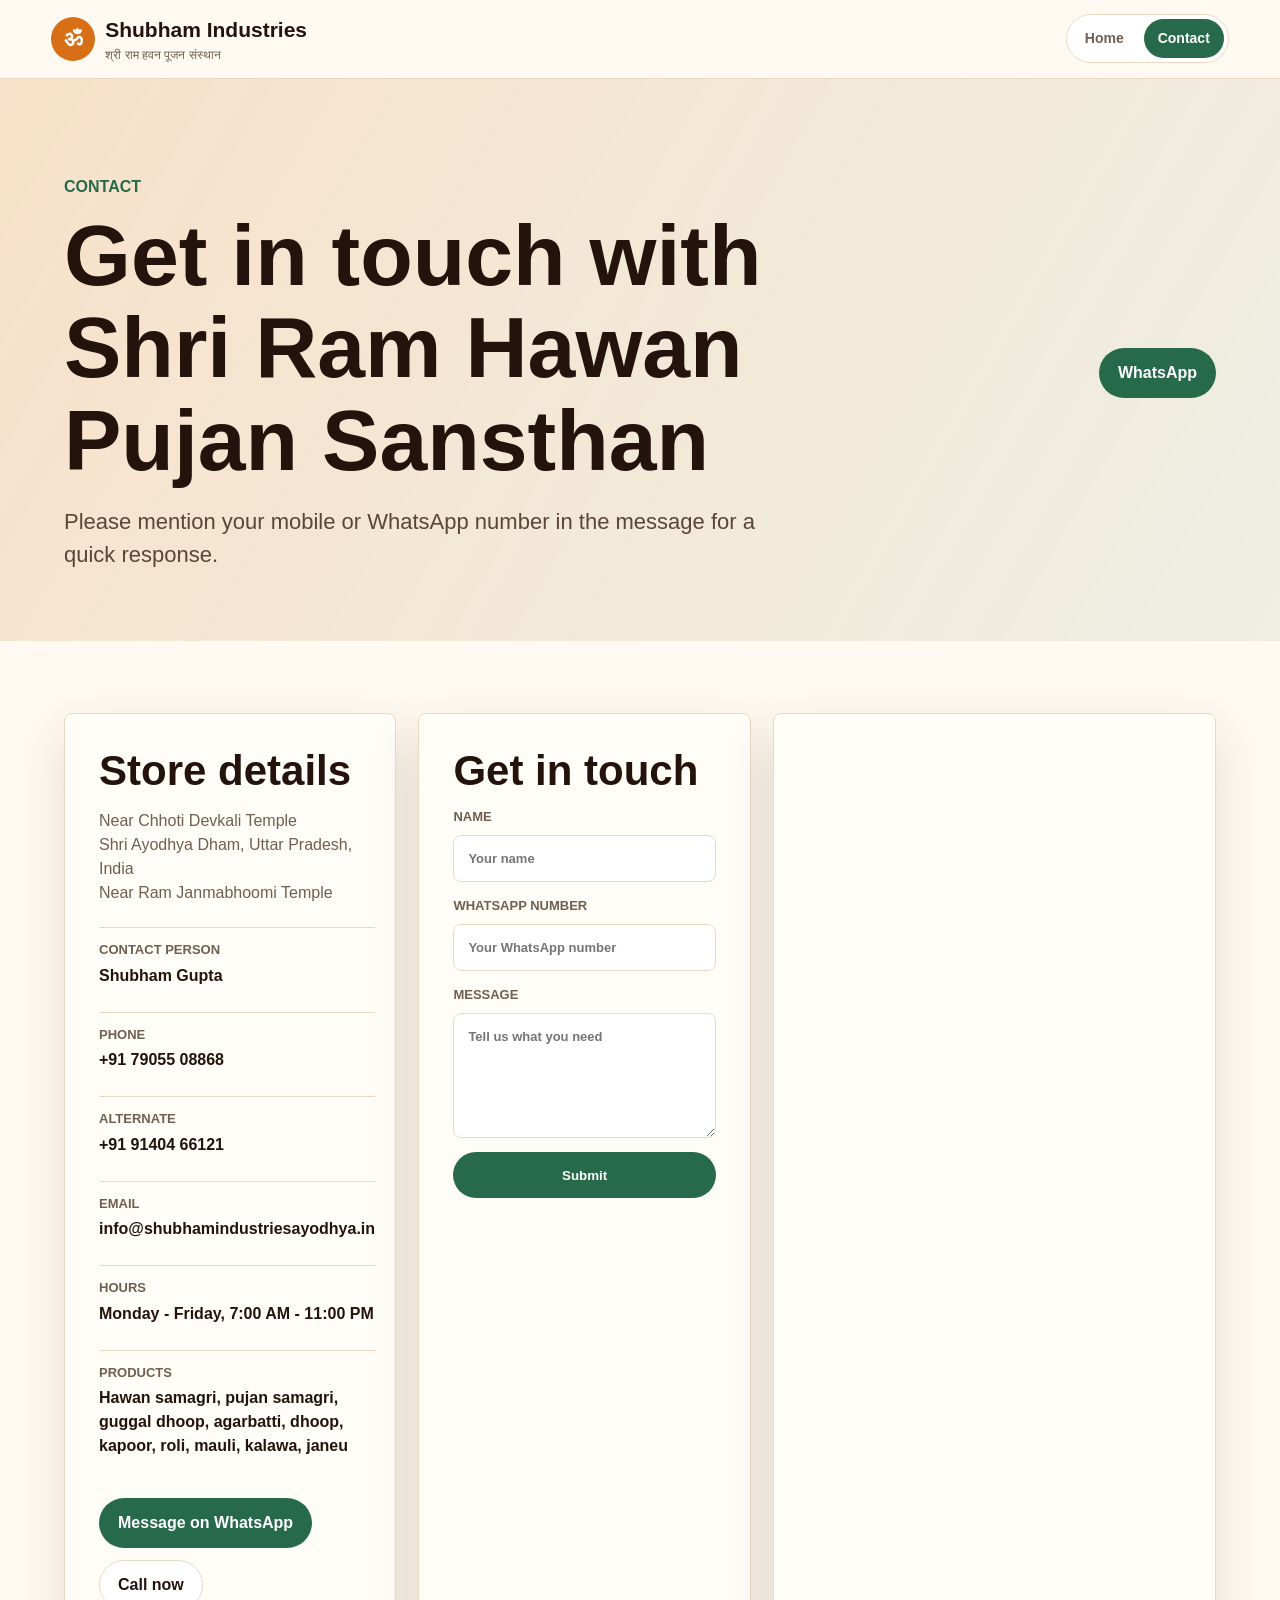
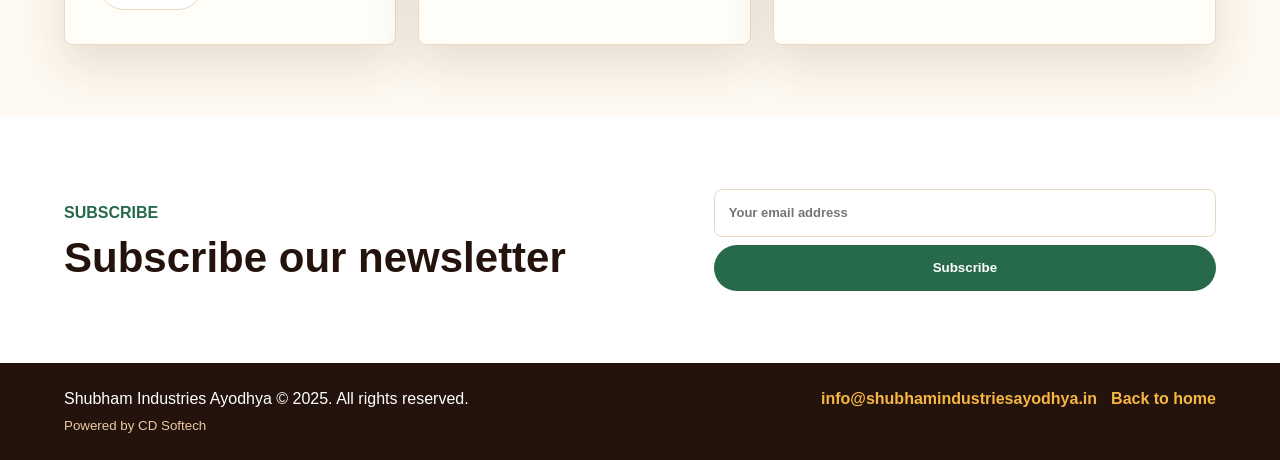
<file: contact.html>
<!doctype html>
<html lang="en">
  <head>
    <meta charset="utf-8">
    <meta name="viewport" content="width=device-width, initial-scale=1">
    <title>Contact | Shubham Industries Ayodhya</title>
    <meta name="description" content="Contact Shubham Industries Ayodhya and Shri Ram Hawan Pujan Sansthan near Chhoti Devkali Temple, Ayodhya Dham.">
    <link rel="stylesheet" href="styles.css">
  </head>
  <body>
    <header class="site-header">
      <a class="brand" href="index.html" aria-label="Shubham Industries home">
        <span class="brand-mark">ॐ</span>
        <span>
          <strong>Shubham Industries</strong>
          <small>श्री राम हवन पूजन संस्थान</small>
        </span>
      </a>
      <nav class="nav" aria-label="Main navigation">
        <a href="index.html">Home</a>
        <a class="active" href="contact.html">Contact</a>
      </nav>
    </header>

    <main>
      <section class="contact-hero">
        <div>
          <p class="eyebrow">Contact</p>
          <h1>Get in touch with Shri Ram Hawan Pujan Sansthan</h1>
          <p class="lead">Please mention your mobile or WhatsApp number in the message for a quick response.</p>
        </div>
        <a class="whatsapp-float" href="https://wa.me/917905508868" target="_blank" rel="noopener" aria-label="Chat on WhatsApp">
          WhatsApp
        </a>
      </section>

      <section class="contact-grid">
        <div class="contact-panel">
          <h2>Store details</h2>
          <address>
            Near Chhoti Devkali Temple<br>
            Shri Ayodhya Dham, Uttar Pradesh, India<br>
            Near Ram Janmabhoomi Temple
          </address>
          <dl class="contact-list">
            <div>
              <dt>Contact person</dt>
              <dd>Shubham Gupta</dd>
            </div>
            <div>
              <dt>Phone</dt>
              <dd><a href="tel:+917905508868">+91 79055 08868</a></dd>
            </div>
            <div>
              <dt>Alternate</dt>
              <dd><a href="tel:+919140466121">+91 91404 66121</a></dd>
            </div>
            <div>
              <dt>Email</dt>
              <dd><a href="mailto:info@shubhamindustriesayodhya.in">info@shubhamindustriesayodhya.in</a></dd>
            </div>
            <div>
              <dt>Hours</dt>
              <dd>Monday - Friday, 7:00 AM - 11:00 PM</dd>
            </div>
            <div>
              <dt>Products</dt>
              <dd>Hawan samagri, pujan samagri, guggal dhoop, agarbatti, dhoop, kapoor, roli, mauli, kalawa, janeu</dd>
            </div>
          </dl>
          <div class="contact-actions">
            <a class="button primary" href="https://wa.me/917905508868" target="_blank" rel="noopener">Message on WhatsApp</a>
            <a class="button ghost" href="tel:+917905508868">Call now</a>
          </div>
        </div>

        <form class="contact-panel enquiry-form" action="mailto:info@shubhamindustriesayodhya.in" method="post" enctype="text/plain">
          <h2>Get in touch</h2>
          <label>
            Name
            <input name="name" type="text" placeholder="Your name" required>
          </label>
          <label>
            WhatsApp number
            <input name="whatsapp" type="tel" placeholder="Your WhatsApp number" required>
          </label>
          <label>
            Message
            <textarea name="message" rows="5" placeholder="Tell us what you need" required></textarea>
          </label>
          <button class="button primary" type="submit">Submit</button>
        </form>

        <div class="map-panel">
          <iframe
            title="Google map for Shubham Industries Ayodhya"
            src="https://www.google.com/maps?q=Near%20Chhoti%20Devkali%20Temple%20Ayodhya%20Dham%20Uttar%20Pradesh%20India&output=embed"
            loading="lazy"
            referrerpolicy="no-referrer-when-downgrade">
          </iframe>
        </div>
      </section>

      <section class="newsletter-band" aria-labelledby="newsletter-title">
        <div>
          <p class="eyebrow">Subscribe</p>
          <h2 id="newsletter-title">Subscribe our newsletter</h2>
        </div>
        <form action="mailto:info@shubhamindustriesayodhya.in" method="post" enctype="text/plain">
          <input name="email" type="email" placeholder="Your email address" required>
          <button class="button primary" type="submit">Subscribe</button>
        </form>
      </section>
    </main>

    <footer class="site-footer">
      <div>
        <p>Shubham Industries Ayodhya © 2025. All rights reserved.</p>
        <small>Powered by CD Softech</small>
      </div>
      <div class="footer-links">
        <a href="mailto:info@shubhamindustriesayodhya.in">info@shubhamindustriesayodhya.in</a>
        <a href="index.html">Back to home</a>
      </div>
    </footer>
  </body>
</html>
</file>
<file: styles.css>
:root {
  --saffron: #d86f17;
  --marigold: #f5b642;
  --deep: #24130c;
  --leaf: #276a4b;
  --cream: #fffaf1;
  --paper: #fffdf8;
  --line: #ead9c0;
  --muted: #705e50;
  --shadow: 0 20px 50px rgba(61, 35, 17, 0.14);
}

* {
  box-sizing: border-box;
}

body {
  margin: 0;
  color: var(--deep);
  background: var(--cream);
  font-family: Arial, Helvetica, sans-serif;
  line-height: 1.5;
}

a {
  color: inherit;
  text-decoration: none;
}

.site-header {
  z-index: 10;
  display: flex;
  align-items: center;
  justify-content: space-between;
  gap: 16px;
  padding: 14px clamp(16px, 4vw, 52px);
  background: rgba(255, 250, 241, 0.94);
  border-bottom: 1px solid var(--line);
  backdrop-filter: blur(12px);
}

.brand {
  display: inline-flex;
  align-items: center;
  gap: 10px;
  min-width: 0;
}

.brand-mark {
  display: grid;
  width: 44px;
  height: 44px;
  place-items: center;
  flex: 0 0 auto;
  color: #fff;
  background: var(--saffron);
  border-radius: 50%;
  font-size: 22px;
  font-weight: 700;
}

.brand strong,
.brand small {
  display: block;
}

.brand strong {
  font-size: clamp(16px, 2vw, 21px);
}

.brand small {
  color: var(--muted);
  font-size: 12px;
}

.nav {
  display: inline-flex;
  gap: 6px;
  padding: 4px;
  background: #fff;
  border: 1px solid var(--line);
  border-radius: 999px;
}

.nav a {
  padding: 9px 14px;
  border-radius: 999px;
  color: var(--muted);
  font-weight: 700;
  font-size: 14px;
}

.nav a.active,
.nav a:hover {
  color: #fff;
  background: var(--leaf);
}

.hero,
.contact-hero {
  display: grid;
  grid-template-columns: minmax(0, 1.15fr) minmax(280px, 0.85fr);
  gap: clamp(24px, 5vw, 60px);
  align-items: center;
  min-height: calc(100vh - 76px);
  padding: clamp(42px, 8vw, 96px) clamp(16px, 5vw, 72px) clamp(28px, 6vw, 70px);
  background:
    linear-gradient(120deg, rgba(216, 111, 23, 0.18), rgba(39, 106, 75, 0.08)),
    var(--cream);
}

.hero {
  position: relative;
  isolation: isolate;
  overflow: hidden;
}

.hero::before {
  content: "";
  position: absolute;
  inset: 0;
  z-index: -2;
  background-image: url("https://c.ndtvimg.com/2023-12/na2ncado_ram-mandir-3d_625x300_27_December_23.jpg?downsize=773%3A435");
  background-position: center;
  background-size: cover;
  opacity: 0.48;
}

.hero::after {
  content: "";
  position: absolute;
  inset: 0;
  z-index: -1;
  background: linear-gradient(90deg, rgba(255, 250, 241, 0.76), rgba(255, 250, 241, 0.34));
}

.hero-copy,
.hero-visual {
  position: relative;
  z-index: 1;
}

.contact-hero {
  grid-template-columns: minmax(0, 1fr) auto;
  min-height: 44vh;
}

.eyebrow {
  margin: 0 0 10px;
  color: var(--leaf);
  font-weight: 800;
  letter-spacing: 0;
  text-transform: uppercase;
}

h1,
h2 {
  margin: 0;
  line-height: 1.08;
}

h1 {
  max-width: 820px;
  font-size: clamp(38px, 7vw, 86px);
}

h2 {
  font-size: clamp(25px, 4vw, 42px);
}

.lead {
  max-width: 720px;
  margin: 18px 0 0;
  color: #594637;
  font-size: clamp(17px, 2.1vw, 22px);
}

.hero-actions,
.contact-actions {
  display: flex;
  flex-wrap: wrap;
  gap: 12px;
  margin-top: 28px;
}

.button,
.whatsapp-float {
  display: inline-flex;
  align-items: center;
  justify-content: center;
  min-height: 46px;
  padding: 12px 18px;
  border: 1px solid transparent;
  border-radius: 999px;
  font-weight: 800;
}

.button.primary,
.whatsapp-float {
  color: #fff;
  background: var(--leaf);
}

.button.ghost {
  color: var(--deep);
  background: #fff;
  border-color: var(--line);
}

.hero-visual {
  position: relative;
  min-height: min(72vw, 520px);
  border-radius: 8px;
  overflow: hidden;
  box-shadow: var(--shadow);
  background:
    radial-gradient(circle at 50% 48%, rgba(255, 255, 255, 0.72), transparent 42%),
    linear-gradient(135deg, #f4b23d, #d86f17 48%, #276a4b);
}

.mandala {
  position: absolute;
  inset: 8%;
  border: 2px solid rgba(255, 255, 255, 0.48);
  border-radius: 50%;
}

.mandala::before,
.mandala::after {
  content: "";
  position: absolute;
  inset: 12%;
  border: 2px dashed rgba(255, 255, 255, 0.58);
  border-radius: 50%;
}

.mandala::after {
  inset: 27%;
  border-style: solid;
}

.product-stack {
  position: absolute;
  right: 26px;
  bottom: 26px;
  left: 26px;
  display: grid;
  gap: 10px;
}

.product-stack span {
  padding: 14px 16px;
  color: #fff;
  background: rgba(36, 19, 12, 0.68);
  border: 1px solid rgba(255, 255, 255, 0.25);
  border-radius: 8px;
  font-size: clamp(24px, 4vw, 44px);
  font-weight: 900;
}

.intro,
.details-band,
.gallery-section,
.contact-grid,
.newsletter-band {
  padding: clamp(34px, 6vw, 72px) clamp(16px, 5vw, 72px);
}

.intro {
  display: flex;
  justify-content: space-between;
  gap: 22px;
  align-items: center;
  background: var(--paper);
  border-block: 1px solid var(--line);
}

.intro p {
  margin: 10px 0 0;
  color: var(--muted);
}

.quick-info {
  min-width: min(100%, 260px);
  padding: 18px;
  color: #fff;
  background: var(--deep);
  border-radius: 8px;
}

.quick-info span,
.quick-info strong {
  display: block;
}

.quick-info span {
  color: #f3d7b4;
  font-size: 13px;
  font-weight: 700;
  text-transform: uppercase;
}

.details-band,
.newsletter-band {
  display: grid;
  grid-template-columns: minmax(0, 1fr) minmax(260px, 0.8fr);
  gap: 22px;
  align-items: center;
  background: #fff;
}

.details-band p {
  max-width: 760px;
  margin: 14px 0 0;
  color: var(--muted);
}

.info-list {
  display: grid;
  gap: 10px;
}

.info-list span {
  padding: 14px 16px;
  background: var(--cream);
  border: 1px solid var(--line);
  border-radius: 8px;
  font-weight: 800;
}

.section-heading {
  margin-bottom: 22px;
}

.product-gallery {
  display: grid;
  grid-template-columns: repeat(4, minmax(0, 1fr));
  gap: 14px;
}

.gallery-controls {
  display: flex;
  justify-content: center;
  margin-top: 26px;
}

.product-card {
  display: block;
  aspect-ratio: 1 / 1;
  width: 100%;
  overflow: hidden;
  border: 1px solid var(--line);
  border-radius: 8px;
  background: #fff;
  box-shadow: 0 10px 25px rgba(61, 35, 17, 0.08);
}

.product-card img {
  display: block;
  width: 100%;
  height: 100%;
  object-fit: cover;
}

.contact-grid {
  display: grid;
  grid-template-columns: minmax(280px, 0.75fr) minmax(280px, 0.75fr) minmax(320px, 1fr);
  gap: 22px;
}

.contact-panel,
.map-panel {
  background: var(--paper);
  border: 1px solid var(--line);
  border-radius: 8px;
  box-shadow: var(--shadow);
}

.contact-panel {
  padding: clamp(20px, 4vw, 34px);
}

.enquiry-form {
  display: grid;
  align-content: start;
  gap: 14px;
}

.enquiry-form label,
.newsletter-band form {
  display: grid;
  gap: 8px;
  color: var(--muted);
  font-size: 13px;
  font-weight: 800;
  text-transform: uppercase;
}

input,
textarea {
  width: 100%;
  border: 1px solid var(--line);
  border-radius: 8px;
  padding: 13px 14px;
  color: var(--deep);
  background: #fff;
  font: inherit;
}

textarea {
  resize: vertical;
}

address {
  margin: 16px 0 22px;
  color: var(--muted);
  font-style: normal;
}

.contact-list {
  display: grid;
  gap: 12px;
  margin: 0;
}

.contact-list div {
  padding: 12px 0;
  border-top: 1px solid var(--line);
}

.contact-list dt {
  color: var(--muted);
  font-size: 13px;
  font-weight: 800;
  text-transform: uppercase;
}

.contact-list dd {
  margin: 4px 0 0;
  font-weight: 800;
}

.map-panel {
  min-height: 440px;
  overflow: hidden;
}

.map-panel iframe {
  display: block;
  width: 100%;
  height: 100%;
  min-height: 440px;
  border: 0;
}

.site-footer {
  display: flex;
  justify-content: space-between;
  gap: 16px;
  padding: 24px clamp(16px, 5vw, 72px);
  color: #fff;
  background: var(--deep);
}

.site-footer p {
  margin: 0;
}

.site-footer small {
  display: block;
  margin-top: 5px;
  color: #e9caa2;
}

.site-footer a {
  color: #f5b642;
  font-weight: 800;
}

.footer-links {
  display: flex;
  flex-wrap: wrap;
  gap: 14px;
}

@media (max-width: 760px) {
  .site-header,
  .intro,
  .site-footer {
    align-items: flex-start;
    flex-direction: column;
  }

  .nav {
    width: 100%;
  }

  .nav a {
    flex: 1;
    text-align: center;
  }

  .hero,
  .contact-hero,
  .contact-grid,
  .details-band,
  .newsletter-band {
    grid-template-columns: 1fr;
  }

  .hero {
    min-height: auto;
  }

  .hero-visual {
    min-height: 340px;
  }

  .product-gallery {
    grid-template-columns: 1fr;
    gap: 18px;
    padding-inline: 6px;
  }

  .product-card {
    max-width: 100%;
    margin-inline: auto;
  }

  .whatsapp-float {
    width: 100%;
  }
}
</file>
